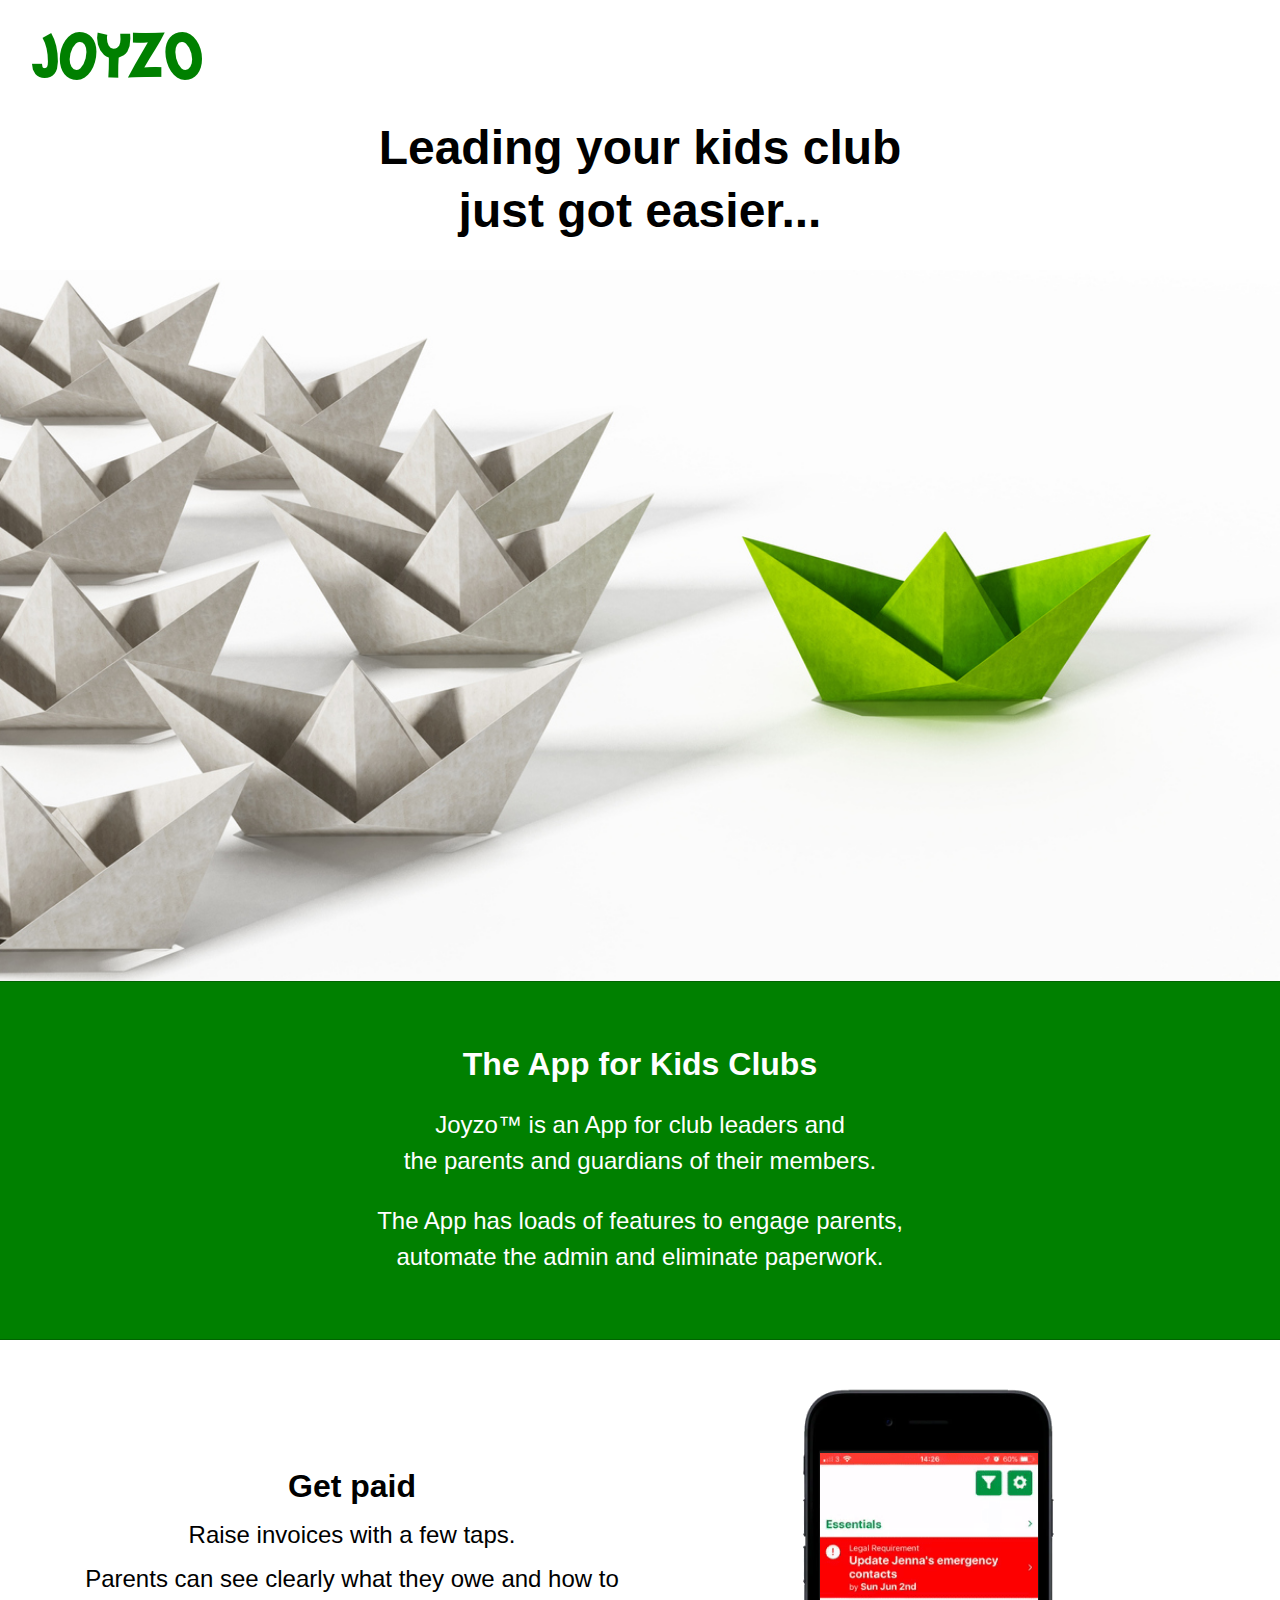
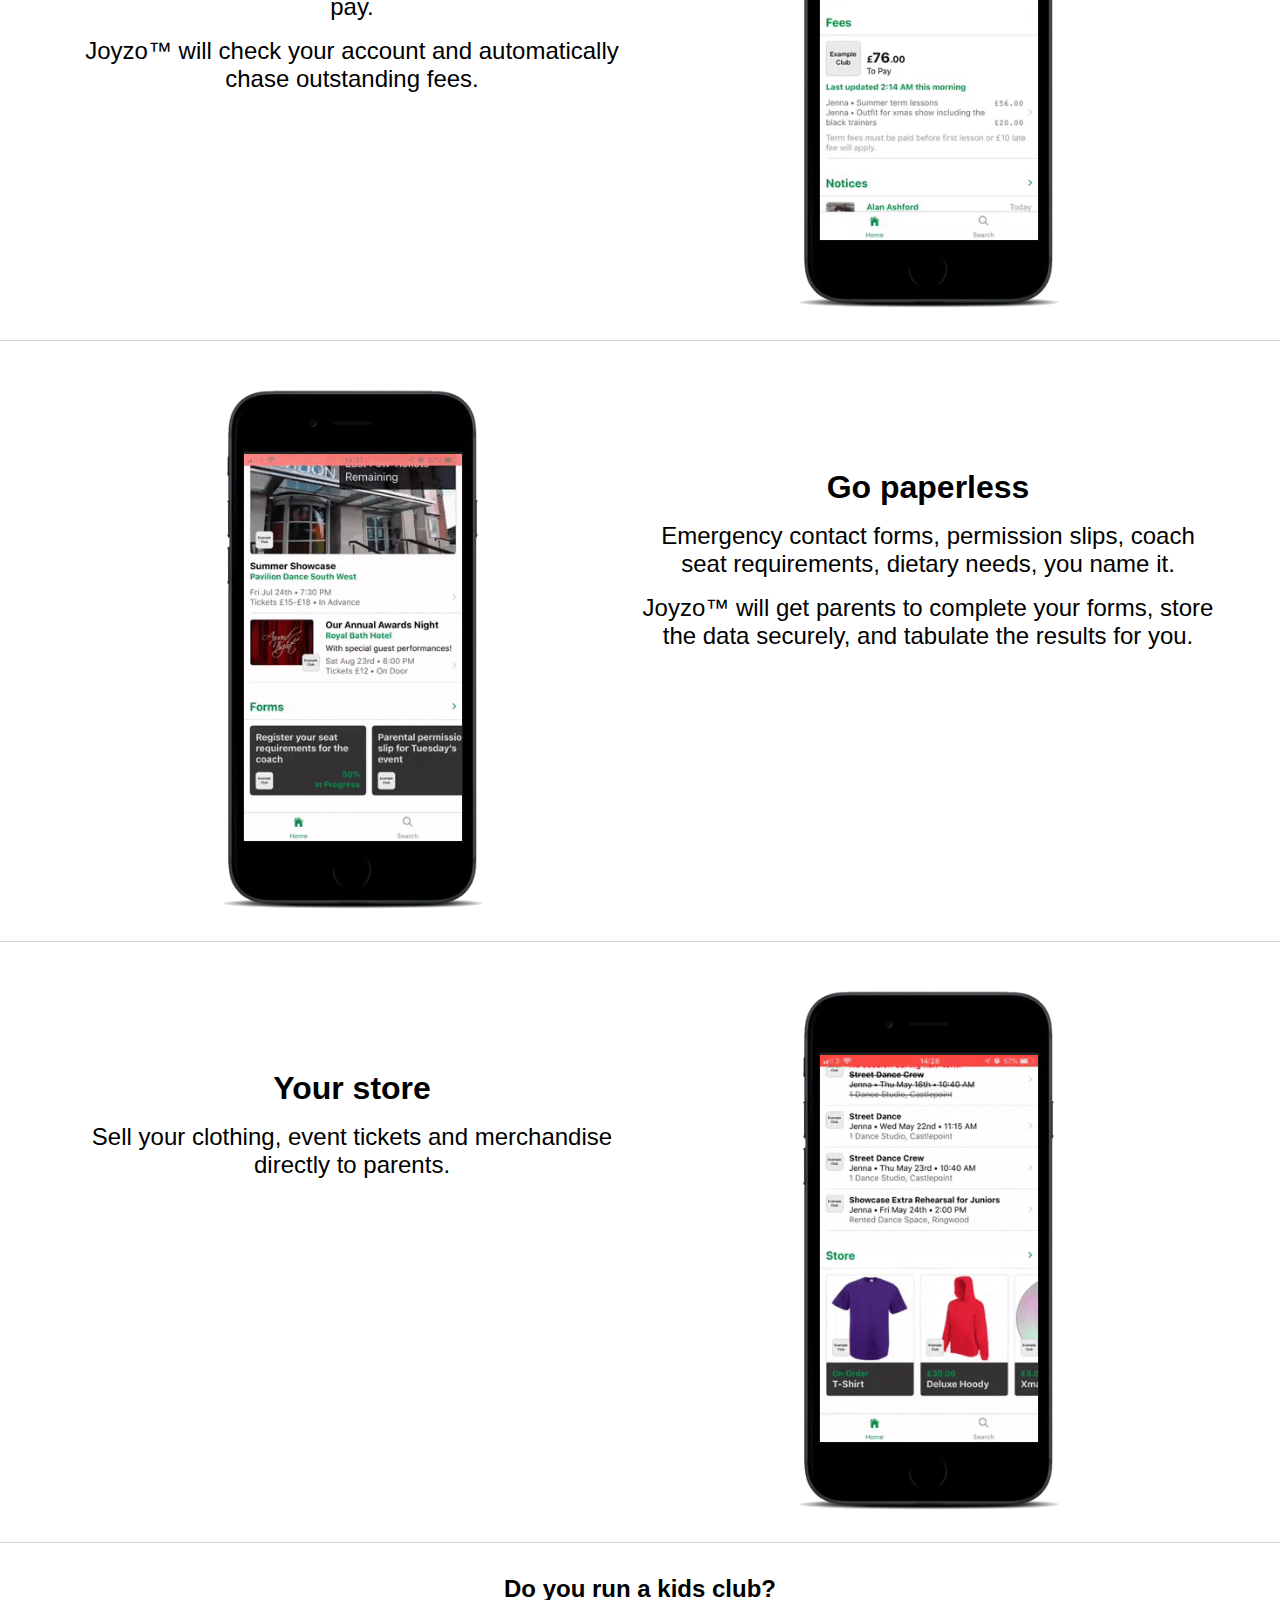
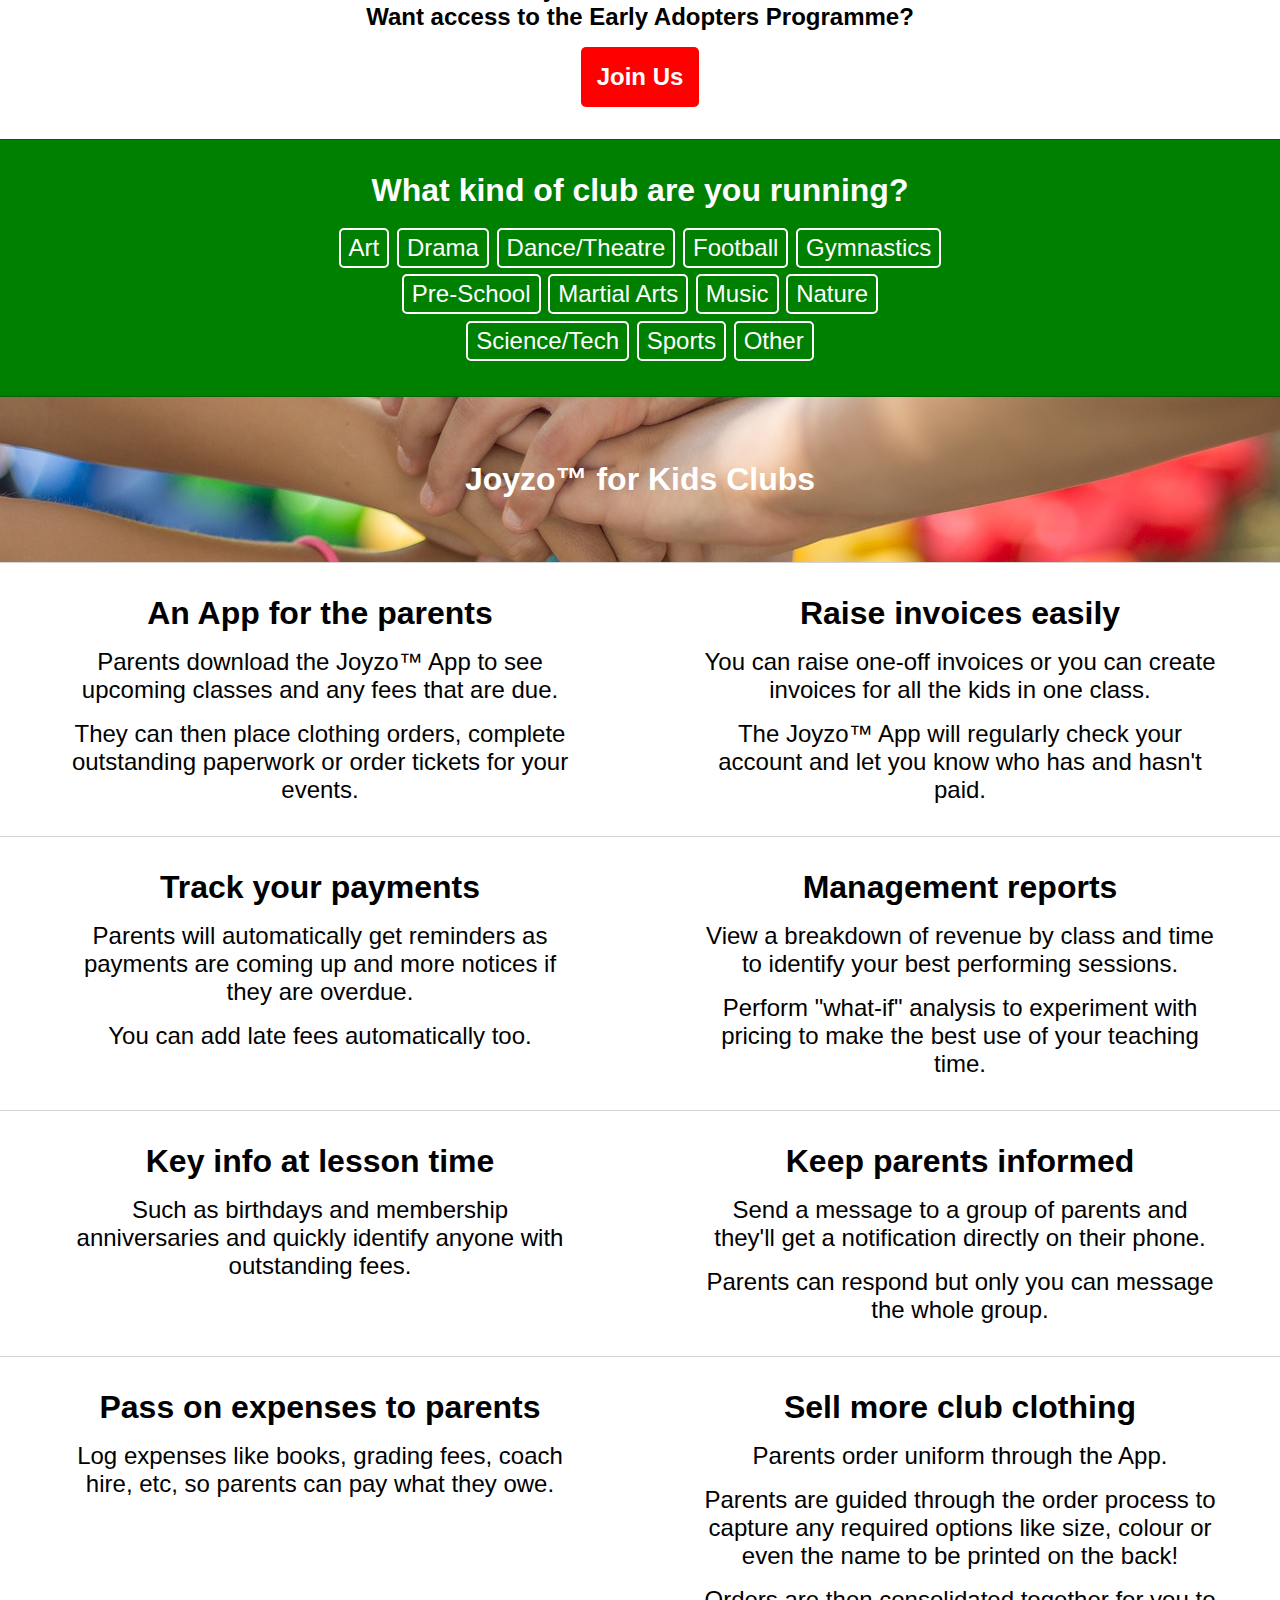
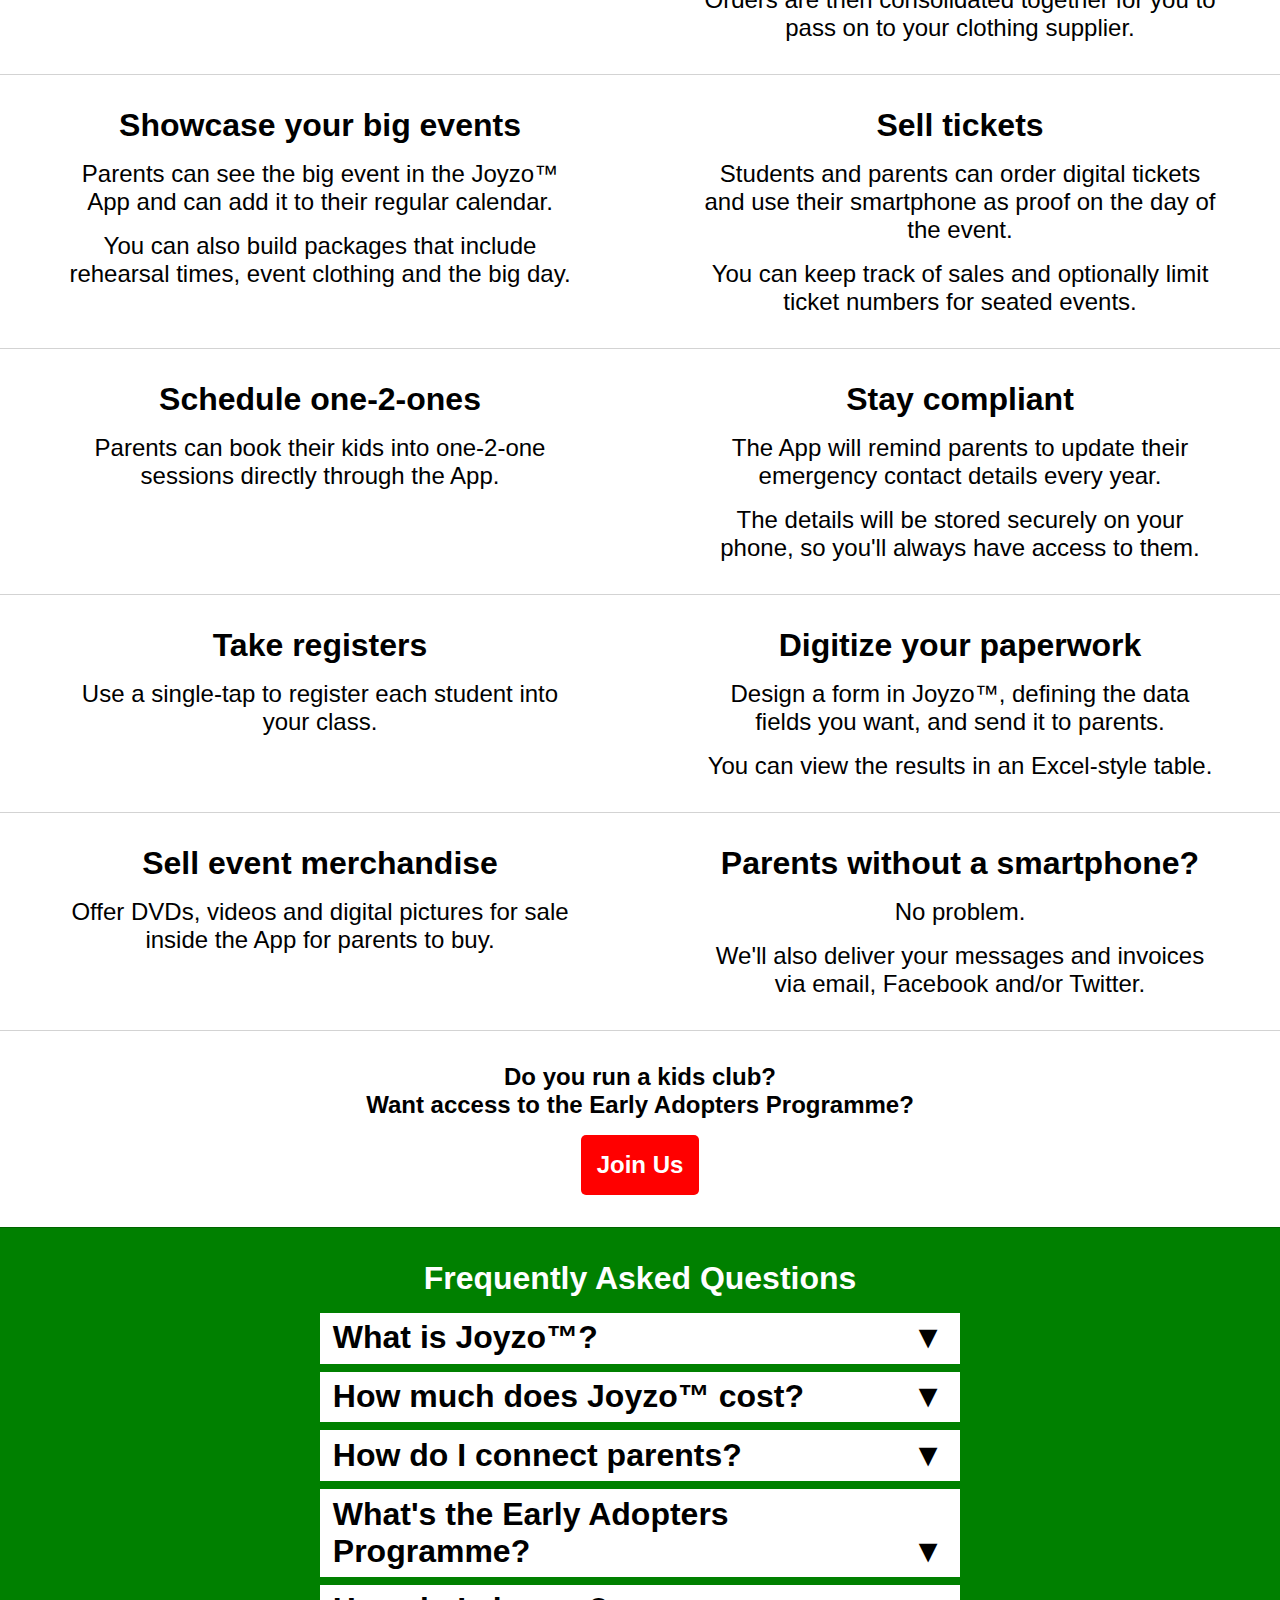
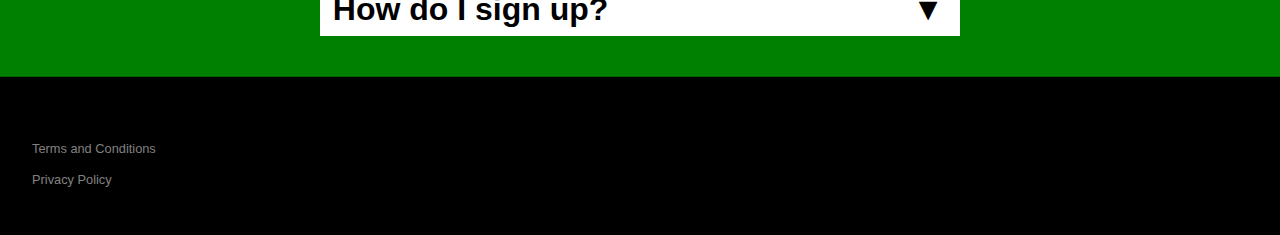
<file: index.html>
<!DOCTYPE html>
<html lang="en">

<head>
  <meta name="viewport" content="width=device-width, initial-scale=1, shrink-to-fit=no">
  <meta charset="utf-8">
  <meta http-equiv="Content-Type" content="text/html; charset=ISO-8859-1">
  <meta http-equiv="X-UA-Compatible" content="IE=edge">

  <title>Joyzo</title>

  <!-- favicons -->
  <link rel="apple-touch-icon" sizes="180x180" href="favicons/apple-touch-icon.png">
  <link rel="icon" type="image/png" sizes="32x32" href="favicons/favicon-32x32.png">
  <link rel="icon" type="image/png" sizes="16x16" href="favicons/favicon-16x16.png">
  <link rel="manifest" href="favicons/site.webmanifest">
  <link rel="mask-icon" href="favicons/safari-pinned-tab.svg" color="#008000">
  <link rel="shortcut icon" href="favicons/favicon.ico">
  <meta name="msapplication-TileColor" content="#00a300">
  <meta name="msapplication-config" content="favicons/browserconfig.xml">
  <meta name="theme-color" content="#ffffff">

  <!-- css -->
  <link href="css/reset.css" rel="stylesheet">

  <style>
    html {
      font-family: 'Helvetica Neue', Helvetica, Arial, sans-serif;
      color: black;
    }

    h1,
    h2 {
      font-weight: 700;
      font-size: 1.5rem;
      text-align: center;
    }

    h3 {
      font-weight: 700;
      font-size: 1rem;
    }

    *.alt {
      color: white;
    }

    br.media-br {
      display: none;
    }

    nav {
      flex: 0;
      display: flex;
      flex-direction: row;
      padding: 1rem 1rem 0.5rem 1rem;
      align-items: center;
    }

    nav .logo {
      flex: 0;
      text-align: left;
      display: block;
      width: 8rem;
    }

    nav .signin {
      flex: 1;
      text-align: right;
      cursor: not-allowed;
      display: none;
    }

    nav .signin a {
      padding: 0.5rem 1rem;
      background-color: green;
      color: white;
      border-radius: 5px;
      text-decoration: none;
    }

    .call-to-action {
      background-color: white;
      padding: 2rem;
      display: flex;
      flex-direction: row;
      flex-wrap: wrap;
    }

    .call-to-action div {
      width: 100%;
      text-align: center;
    }

    .call-to-action p {
      color: black;
      font-weight: 700;
      font-size: 1.5rem;
    }

    .call-to-action .cta-button {
      padding: 1rem;
      background-color: red;
      cursor: pointer;
      display: inline-block;
      width: auto;
      margin-top: 1rem;
      border-radius: 5px;
    }

    .call-to-action .cta-button a {
      font-weight: 700;
      font-size: 1.5rem;
      color: white;
      text-decoration: none;
    }

    header .messaging-1 {
      font-weight: 700;
      text-align: center;
      margin: 2rem auto 0 auto;
    }

    header .messaging-2 {
      font-weight: 700;
      text-align: center;
      margin: 0.5rem auto 2rem auto;
    }

    header img {
      width: 100%;
      object-fit: cover;
      object-position: top center;
      display: block;
    }

    section {
      border-bottom: 0.5px solid lightgrey;
    }

    .intro {
      background-color: green;
      border-top: 1px solid darkgreen;
      border-bottom: 1px solid darkgreen;
      padding: 4rem 0.5rem;
    }

    .intro p {
      color: white;
      text-align: center;
      margin-top: 1.5rem;
      line-height: 1.5em;
    }

    .choice {
      background-color: green;
      border-top: 1px solid darkgreen;
      border-bottom: 1px solid darkgreen;
      padding: 2rem 0.5rem;
    }

    .choice p {
      text-align: center;
      font-weight: 700;
      color: white;
    }

    .choice .buttons {
      text-align: center;
      max-width: 40rem;
      margin: 1rem auto 0 auto;
    }

    .choice button {
      background-color: green;
      color: white;
      padding: 0.25rem 0.5rem;
      margin: 0.2rem 0.1rem;
      border: 2px solid white;
      border-radius: 5px;
      cursor: pointer;
      font-size: 1rem;
      transition: background-color 0.15s linear, color 0.15s linear;
    }

    .choice button.active {
      background-color: white;
      color: green;
    }

    .club {
      padding: 2rem 0.5rem;
      background-image: url('img/other.jpg');
      background-size: cover;
      background-repeat: no-repeat;
      background-position: center center;
      transition: background-image 0.2s ease-in-out;
    }

    body.art .club {
      background-image: url('img/art.jpg');
    }

    body.dance .club {
      background-image: url('img/dance.jpg');
    }

    body.drama .club {
      background-image: url('img/drama.jpg');
    }

    body.football .club {
      background-image: url('img/football.jpg');
    }

    body.gymnastics .club {
      background-image: url('img/gymnastics.jpg');
    }

    body.infant .club {
      background-image: url('img/infant.jpg');
    }

    body.martial .club {
      background-image: url('img/martial.jpg');
    }

    body.music .club {
      background-image: url('img/music.jpg');
    }

    body.nature .club {
      background-image: url('img/nature.jpg');
    }

    body.science .club {
      background-image: url('img/science.jpg');
    }

    body.sports .club {
      background-image: url('img/sports.jpg');
    }

    .club p {
      color: white;
      font-weight: 700;
      font-size: 2rem;
      text-align: center;
      display: none;
    }

    .club h2 {
      display: none;
    }

    .minor-features {
      display: flex;
      flex-direction: row;
      flex-wrap: wrap;
    }

    .feature {
      font-size: 1rem;
      padding: 2rem 0.5rem;
      width: 100%;
    }

    .feature h2 {
      display: none;
    }

    .feature p {
      display: none;
      text-align: center;
      margin-top: 1rem;
    }

    .feature .iphone-wrap {
      position: relative;
      width: 266px;
      height: 520px;
      margin: 1rem auto 0 auto;
      background-image: url('img/iphone.png')
    }

    .feature .iphone-wrap img {
      position: absolute;
      left: 9.5%;
      top: 12.5%;
      width: 82%;
      height: 74.5%;
    }

    /* full list: art drama dance football gymnastics infant martial music nature science sports other */
    body.art .art,
    body.drama .drama,
    body.dance .dance,
    body.football .football,
    body.gymnastics .gymnastics,
    body.infant .infant,
    body.martial .martial,
    body.music .music,
    body.nature .nature,
    body.science .science,
    body.sports .sports,
    body.other .other,
    body.all .all {
      display: block;
    }

    .faq {
      background-color: green;
      border-top: 1px solid darkgreen;
      border-bottom: 1px solid darkgreen;
      display: flex;
      flex-direction: column;
      align-items: center;
      padding: 2rem 0;
    }

    .faq .questions {
      margin-top: 1rem;
    }

    .question {
      width: 100%;
      max-width: 40rem;
      position: relative;
      margin-bottom: 0.5rem;
    }

    .question h3 {
      cursor: pointer;
      background-color: white;
      padding: 0.4rem 2.5rem 0.4rem 0.8rem;
    }

    .question h3::after {
      content: '▼';
      position: absolute;
      right: 1rem;
    }

    .question h3.show::after {
      content: '▲';
      position: absolute;
      right: 1rem;
    }

    .question label {
      font-size: 1rem;
      display: block;
    }

    .question input {
      font-size: 1rem;
      display: block;
      padding: 0.5rem;
      width: 5rem;
      margin-top: 0.4rem;
      border: none;
      border-radius: 5px;
    }

    .question .answer {
      background-color: lightgrey;
      overflow: hidden;
      max-height: 0;
      transition: max-height 0.15s linear;
      border-top: 1px solid white;
    }

    .question .answer.show {
      max-height: 30rem;
    }

    .question .answer p {
      margin: 1rem;
    }

    .question #annual-cost-amount {
      font-size: 2rem;
    }

    footer {
      background-color: black;
      color: grey;
      font-size: 0.8rem;
      padding: 3rem 0.5rem;
    }

    footer a {
      text-decoration: none;
      color: grey;
    }

    footer a:hover {
      text-decoration: underline;
    }

    footer .feature-link {
      font-size: 1.2rem;
    }

    footer ul li {
      margin-top: 1rem;
    }

    @media (min-width: 350px) {

      header .messaging-1,
      header .messaging-2,
      .choice p {
        font-size: 1.25rem;
      }
    }

    @media (min-width: 510px) {
      nav .logo {
        width: 10rem;
      }

      nav {
        padding: 2rem 2rem 0.5rem 2rem;
      }

      header .messaging-1,
      header .messaging-2,
      .choice p {
        font-size: 1.5rem;
      }

      br.media-br {
        display: inline-block;
      }

      .feature {
        padding: 2rem 2rem;
      }

      footer {
        padding: 3rem 2rem;
      }
    }

    @media (min-width: 600px) {
      .minor-features .feature {
        width: 50%;
      }

      .major-features .feature {
        display: flex;
        flex-direction: row;
        flex-wrap: wrap;
      }

      .major-features .feature.reverse {
        flex-direction: row-reverse;
      }

      .major-features .feature .feature-text {
        width: 50%;
        padding-top: 6rem;
      }

      .major-features .feature .feature-image {
        width: 50%;
      }
    }

    @media (min-width: 700px) {
      h3 {
        font-size: 1.5rem;
      }

      p {
        font-size: 1.25rem;
      }

      nav .logo {
        width: 12rem;
      }

      header .messaging-1,
      header .messaging-2 {
        font-size: 2rem;
      }

      .club {
        padding: 4rem 0;
      }

      .choice button {
        font-size: 1.25rem;
      }

      .feature {
        padding: 2rem 3rem;
      }
    }

    @media (min-width: 1000px) {

      h1,
      h2,
      h3 {
        font-size: 2rem;
      }

      p {
        font-size: 1.5rem;
      }

      header .messaging-1,
      header .messaging-2 {
        font-size: 3rem;
      }

      .choice p {
        font-size: 2rem;
      }

      .choice button {
        font-size: 1.5rem;
      }

      .feature {
        padding: 2rem 4rem;
      }
    }
  </style>
</head>

<body class="other all" onload="handleLoad()">
  <nav>
    <img class="logo" src="img/joyzo-logo.png" alt="Joyzo" />
    <div class="signin"><a href="javascript:alert('Coming soon');">Sign In</a></div>
  </nav>
  <header>
    <p class='messaging-1'>Leading your kids club</p>
    <p class='messaging-2'>just got easier...</p>
    <img src="img/hero.jpg" />
  </header>
  <section class="intro">
    <h1 class="alt">The App for Kids Clubs</h1>
    <p>Joyzo&trade; is an App for club leaders and <br class="media-br" />
      the parents and guardians of their members.</p>
    <p>The App has loads of features to engage parents, <br class="media-br" />
      automate the admin and eliminate paperwork.</p>
  </section>
  <div class="major-features">
    <section class="feature">
      <div class="feature-text">
        <h2 class="all">Get paid</h2>
        <p class="all">Raise invoices with a few taps.</p>
        <p class="all">Parents can see clearly what they owe and how to pay.</p>
        <p class="all">Joyzo&trade; will check your account and automatically chase outstanding fees.</p>
      </div>
      <div class="feature-image">
        <div class="iphone-wrap">
          <img src="img/app-fees.gif" />
        </div>
      </div>
    </section>
    <section class="feature reverse">
      <div class="feature-text">
        <h2 class="all">Go paperless</h2>
        <p class="all">Emergency contact forms, permission slips, coach seat requirements, dietary needs, you name it.
        </p>
        <p class="all">Joyzo&trade; will get parents to complete your forms, store the data securely, and tabulate
          the results for you.
        </p>
      </div>
      <div class="feature-image">
        <div class="iphone-wrap">
          <img src="img/app-forms.gif" />
        </div>
      </div>
    </section>
    <section class="feature">
      <div class="feature-text">
        <h2 class="all">Your store</h2>
        <p class="all">Sell your clothing, event tickets and merchandise directly to parents.</p>
      </div>
      <div class="feature-image">
        <div class="iphone-wrap">
          <img src="img/app-store.gif" />
        </div>
      </div>
    </section>
  </div>
  <div class="call-to-action">
    <div>
      <p>Do you run a kids club?<br />Want access to the Early Adopters Programme?</p>
    </div>
    <div>
      <div class="cta-button">
        <a href="contact.html">Join Us</a>
      </div>
    </div>
  </div>
  <section class="choice">
    <p>What kind of club are you running?</p>
    <div class="buttons">
      <button onclick="selectClubType(this, 'art')">Art</button>
      <button onclick="selectClubType(this, 'drama')">Drama</button>
      <button onclick="selectClubType(this, 'dance')">Dance/Theatre</button>
      <button onclick="selectClubType(this, 'football')">Football</button>
      <button onclick="selectClubType(this, 'gymnastics')">Gymnastics</button>
      <button onclick="selectClubType(this, 'infant')">Pre-School</button>
      <button onclick="selectClubType(this, 'martial')">Martial Arts</button>
      <button onclick="selectClubType(this, 'music')">Music</button>
      <button onclick="selectClubType(this, 'nature')">Nature</button>
      <button onclick="selectClubType(this, 'science')">Science/Tech</button>
      <button onclick="selectClubType(this, 'sports')">Sports</button>
      <button onclick="selectClubType(this, 'other')">Other</button>
    </div>
  </section>
  <section class="club">
    <h2 class="alt art">Joyzo&trade; for Arts and Crafts Clubs</h2>
    <h2 class="alt dance">Joyzo&trade; for Dance Crews and Dance Academies</h2>
    <h2 class="alt drama">Joyzo&trade; for Drama and Theatre Academies</h2>
    <h2 class="alt football">Joyzo&trade; for Football Clubs</h2>
    <h2 class="alt gymnastics">Joyzo&trade; for Gymnastics Clubs</h2>
    <h2 class="alt infant">Joyzo&trade; for Preschool Clubs</h2>
    <h2 class="alt martial">Joyzo&trade; for Martial Arts Academies</h2>
    <h2 class="alt music">Joyzo&trade; for Orchestras, Bands, Choirs and Music Teachers</h2>
    <h2 class="alt nature">Joyzo&trade; for Nature Clubs</h2>
    <h2 class="alt science">Joyzo&trade; for Science and Technology Clubs</h2>
    <h2 class="alt sports">Joyzo&trade; for Sports Clubs</h2>
    <h2 class="alt other">Joyzo&trade; for Kids Clubs</h2>
  </section>
  <div class="minor-features">
    <section class="feature">
      <h2 class="scroll-marker all">An App for the parents</h2>
      <p class="all">Parents download the Joyzo&trade; App to see upcoming classes and any fees that are due.</p>
      <p class="all">They can then place clothing orders, complete outstanding paperwork or order tickets for your
        events.
      </p>
    </section>
    <section class="feature">
      <h2 class="all">Raise invoices easily</h2>
      <p class="all">You can raise one-off invoices or you can create invoices for all the kids in one class.</p>
      <p class="all">The Joyzo&trade; App will regularly check your account and let you know who has and hasn't paid.</p>
    </section>
    <section class="feature">
      <h2 class="all">Track your payments</h2>
      <p class="all">Parents will automatically get reminders as payments are coming up and more notices if they are
        overdue.</p>
      <p class="all">You can add late fees automatically too.</p>
    </section>
    <section class="feature">
      <h2 class="all">Management reports</h2>
      <p class="all">View a breakdown of revenue by class and time to identify your best performing sessions.</p>
      <p class="all">Perform "what-if" analysis to experiment with pricing to make the best use of your teaching time.
      </p>
    </section>
    <section class="feature">
      <h2 class="all">Key info at lesson time</h2>
      <p class="all">Such as birthdays and membership anniversaries and quickly identify anyone with outstanding fees.
      </p>
    </section>
    <section class="feature">
      <h2 class="all">Keep parents informed</h2>
      <p class="all">Send a message to a group of parents and they'll get a notification directly on their phone.</p>
      <p class="all">Parents can respond but only you can message the whole group.</p>
    </section>
    <section class="feature">
      <h2 class="all">Pass on expenses to parents</h2>
      <p class="all">Log expenses like books, grading fees, coach hire, etc, so parents can pay what they owe.</p>
    </section>
    <section class="feature">
      <h2 class="all">Sell more club clothing</h2>
      <p class="dance">Whether it's grade 5 tap shoes or crisp white trainers, parents order your clothing through the
        App.
        <p class="football">Parents can order team shirts, hoodies and other kit you sell directly through the App.
          <p class="art drama gymnastics infant martial music nature science sports other">Parents order uniform through
            the App.</p>
          <p class="all">Parents are guided through the order process to capture any required options like size, colour
            or
            even the name to be printed on the back!</p>
          <p class="all">Orders are then consolidated together for you to pass on to your clothing supplier.</p>
        </p>
    </section>
    <section class="feature">
      <h2 class="all">Showcase your big events</h2>
      <p class="all">Parents can see the big event in the Joyzo&trade; App and can add it to their regular calendar.</p>
      <p class="all">You can also build packages that include rehearsal times, event clothing and the big day.</p>
    </section>
    <section class="feature">
      <h2 class="all">Sell tickets</h2>
      <p class="all">Students and parents can order digital tickets and use their smartphone as proof on the day of the
        event.</p>
      <p class="all">You can keep track of sales and optionally limit ticket numbers for seated events.</p>
    </section>
    <section class="feature">
      <h2 class="all">Schedule one-2-ones</h2>
      <p class="all">Parents can book their kids into one-2-one sessions directly through the App.</p>
    </section>
    <section class="feature">
      <h2 class="all">Stay compliant</h2>
      <p class="all">The App will remind parents to update their emergency contact details every year.</p>
      <p class="all">The details will be stored securely on your phone, so you'll always have access to them.
      </p>
    </section>
    <section class="feature">
      <h2 class="all">Take registers</h2>
      <p class="all">Use a single-tap to register each student into your class.</p>
    </section>
    <section class="feature">
      <h2 class="all">Digitize your paperwork</h2>
      <p class="all">Design a form in Joyzo&trade;, defining the data fields you want, and send it to parents.</p>
      <p class="all">You can view the results in an Excel-style table.
      </p>
    </section>
    <section class="feature">
      <h2 class="all">Sell event merchandise</h2>
      <p class="all">Offer DVDs, videos and digital pictures for sale inside the App for parents to buy.
      </p>
    </section>
    <section class="feature">
      <h2 class="all">Parents without a smartphone?</h2>
      <p class="all">No problem.</p>
      <p class="all">We'll also deliver your messages and invoices via email, Facebook and/or Twitter.</p>
    </section>
  </div>
  <div class="call-to-action">
    <div>
      <p>Do you run a kids club?<br />Want access to the Early Adopters Programme?</p>
    </div>
    <div>
      <div class="cta-button">
        <a href="contact.html">Join Us</a>
      </div>
    </div>
  </div>
  <section class="faq">
    <h2 class="alt">Frequently Asked Questions</h2>
    <div class="questions">
      <div class="question">
        <h3 onclick="toggleQuestion(this)">What is Joyzo&trade;?</h3>
        <div class="answer">
          <p>Joyzo&trade; is an App for connecting club leaders with parents and students.</p>
          <p>It makes it easy for club leaders to collect class fees, handle clothing orders,
            communicate venue changes, advertise club events and so much more.</p>
        </div>
      </div>
      <div class="question">
        <h3 onclick="toggleQuestion(this)">How much does Joyzo&trade; cost?</h3>
        <div class="answer">
          <p>We're working hard to make the platform as affordable as possible whether you have 1 student or 1000.
            We'll post definitive pricing soon.
          </p>
          <p>In the meantime, we can give you indicative pricing if you contact us using the <a href="contact.html">Contact Form</a> or by
            emailing us at <a href="mailto:hello@joyzo.com">hello@joyzo.com</a>.</p>
          <p>Let us know how many students you work with and how many weeks of the year you're operational.</p>
          <p>
            <label>How many students do you have?</label>
            <input id="student-count" type="number" min="0" oninput="updateAnnualCost()" />
          </p>
          <p>
            <label>How many weeks do you operate each year?</label>
            <input id="week-count" type="number" min="0" value="42" oninput="updateAnnualCost()" />
          </p>
          <p id='annual-cost-p' style="visibility: hidden">£ <span id='annual-cost-amount'>X</span> per year (incl VAT).
          </p>
          <p id='annual-cost-notes' style="visibility: hidden">The cost is 5.4p per active student per week.
            An active student is one that is scheduled to appear in at least one class during that week.
            Billing is monthly, subject to a minimum of £2 inc VAT.
          </p>
        </div>
      </div>
      <div class="question">
        <h3 onclick="toggleQuestion(this)">How do I connect parents?</h3>
        <div class=" answer">
          <p>You begin by importing your class lists from an Excel file. Or you can just type them in.</p>
          <p>We'll generate an access code for each child for you to hand out.</p>
          <p>Parents then setup their own Joyzo&trade; account and add their kids using the access code.</p>
        </div>
      </div>
      <div class="question">
        <h3 onclick="toggleQuestion(this)">What's the Early Adopters Programme?</h3>
        <div class="answer">
          <p>The early adopters programme is a discounted scheme that gives clubs full access to the platform,
            at a heavily discounted rate, in return for feedback.
          </p>
        </div>
      </div>
      <div class="question">
          <h3 onclick="toggleQuestion(this)">How do I sign up?</h3>
          <div class="answer">
            <p>We're building the product right now, working with clubs to ensure we build an App that meets the unique
              needs of kids clubs.</p>
            <p>If you're running a club and would like to get access to the platform early we'd love to hear from you.
              Please use the <a href="contact.html">Contact Form</a> or email us at <a href="mailto:hello@joyzo.com">hello@joyzo.com</a>.
            </p>
          </div>
        </div>
    </div>
  </section>
  <footer>
    <ul>
      <!-- <li class="feature-link"><a href="contact.html">Contact Us</a></li> -->
      <li><a href="terms-and-conditions.html">Terms and Conditions</a></li>
      <li><a href="privacy-policy.html">Privacy Policy</a></li>
    </ul>
  </footer>
</body>

<script>
  function handleLoad() {
    var urlParams = new URLSearchParams(window.location.search)
    var clubType = (urlParams.get('club') || '').toLocaleLowerCase()

    if (clubType) {
      document.querySelector('body').className = clubType + ' all'

      var buttons = document.querySelectorAll('.choice .buttons button')

      for (var i = 0; i < buttons.length; i++) {
        if (buttons[i].innerText.toLocaleLowerCase().includes(clubType)) {
          buttons[i].classList.add('active')
        }
      }
    }
  }

  function isAnyPartOfElementInViewport(el) {
    const rect = el.getBoundingClientRect()
    const windowHeight = (window.innerHeight || document.documentElement.clientHeight)
    const windowWidth = (window.innerWidth || document.documentElement.clientWidth)

    const vertInView = (rect.top <= windowHeight) && ((rect.top + rect.height) >= 0)
    const horInView = (rect.left <= windowWidth) && ((rect.left + rect.width) >= 0)

    return (vertInView && horInView)
  }

  function selectClubType(button, clubType) {
    document.querySelector('body').className = clubType + ' all'

    var buttons = document.querySelectorAll('.choice .buttons button')

    for (var i = 0; i < buttons.length; i++) {
      buttons[i].classList.remove('active')
    }

    button.classList.add('active')

    var scrollMarker = document.querySelector('.scroll-marker')

    if (!isAnyPartOfElementInViewport(scrollMarker)) {
      scrollMarker.scrollIntoView({ block: 'end', behavior: 'smooth' })
    }
  }

  function toggleQuestion(h3) {
    h3.classList.toggle('show')
    h3.nextElementSibling.classList.toggle('show')
  }

  function updateAnnualCost() {
    try {
      var studentCount = document.getElementById('student-count').value
      var weekCount = document.getElementById('week-count').value
      var cost = Math.ceil(Number(studentCount) * Number(weekCount) * 0.054)

      if (cost > 0) {
        cost = Math.max(cost, 24)
        document.getElementById('annual-cost-amount').innerText = cost.toFixed(0)
      }

      var visibility = cost > 0 ? 'visible' : 'hidden'
      // document.getElementById('annual-cost-p').style.visibility = visibility
      // document.getElementById('annual-cost-notes').style.visibility = visibility
    } catch (err) {
      document.getElementById('annual-cost-p').style.visibility = 'hidden'
      document.getElementById('annual-cost-notes').style.visibility = 'hidden'
    }
  }
</script>

</html>
</file>
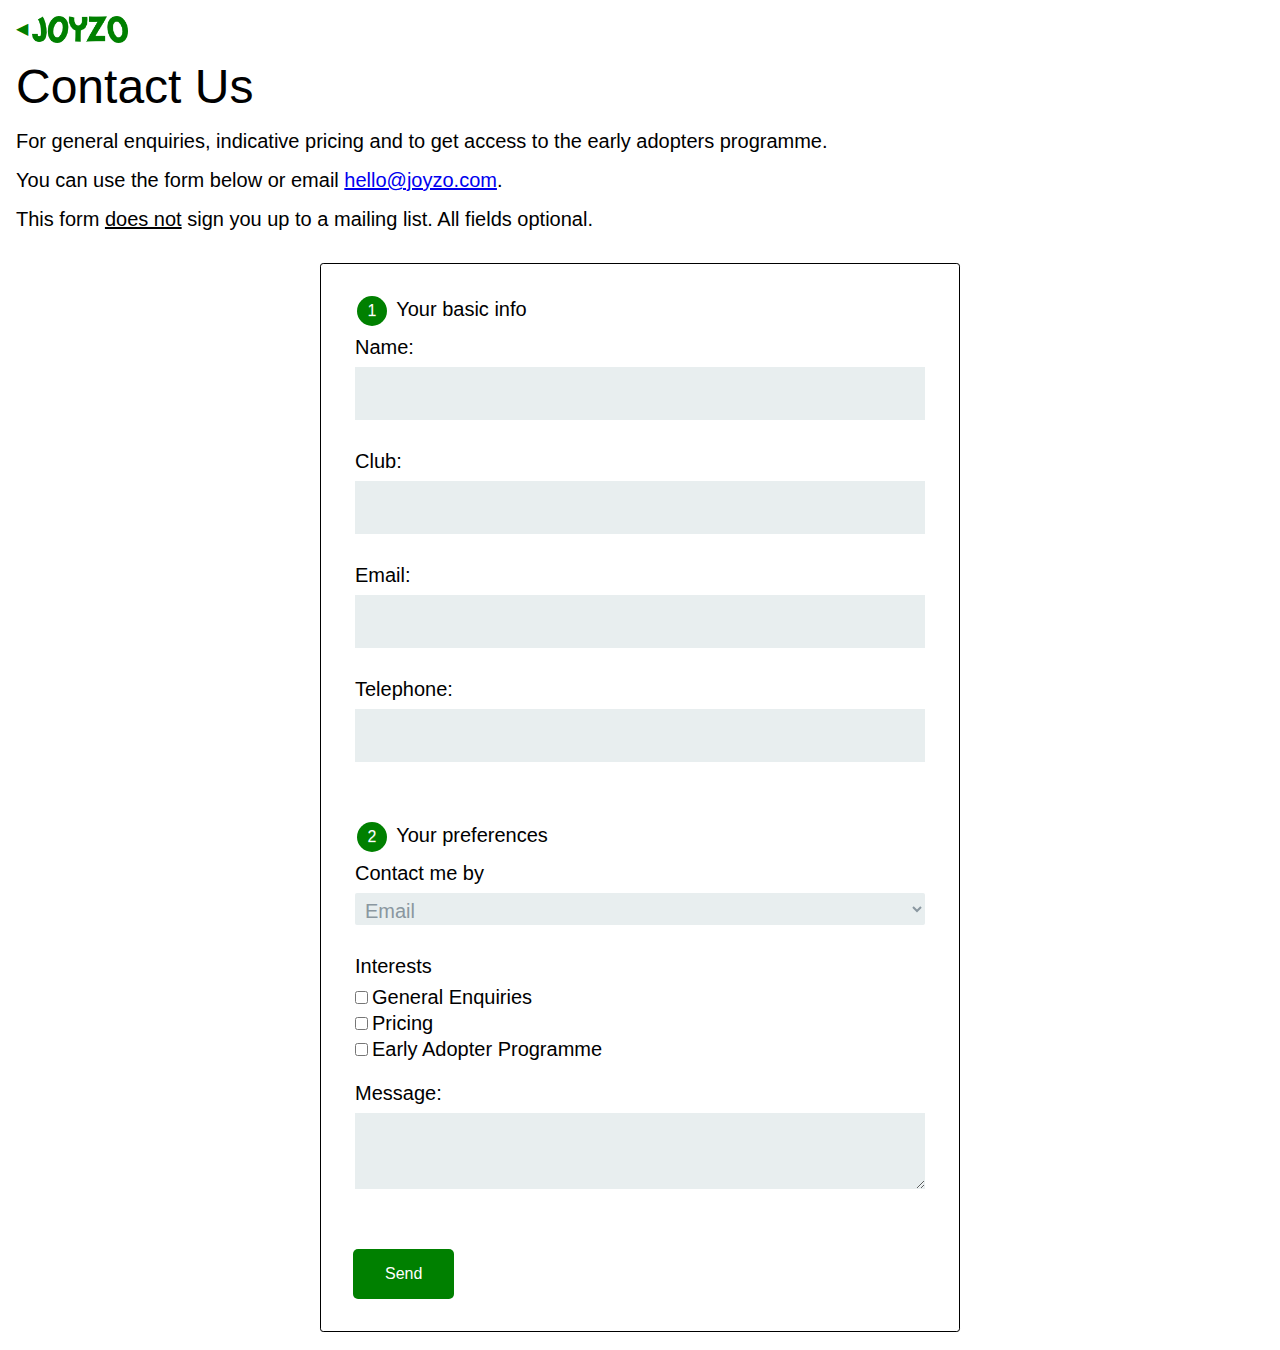
<file: contact.html>
<!DOCTYPE html>
<html lang="en">

<head>
  <meta name="viewport" content="width=device-width, initial-scale=1, shrink-to-fit=no">
  <meta charset="utf-8">
  <meta http-equiv="Content-Type" content="text/html; charset=ISO-8859-1">
  <meta http-equiv="X-UA-Compatible" content="IE=edge">
  <link href="css/reset.css" rel="stylesheet">
  <title>Contact</title>

  <style>
    html {
      font-family: 'Helvetica Neue', Helvetica, Arial, sans-serif;
    }

    body {
      padding: 1rem;
    }

    h1 {
      margin-top: 1rem;
      font-size: 2rem;
    }

    p {
      margin-top: 1rem;
    }

    .back {
      text-decoration: none;
      color: green;
    }

    .logo {
      width: 4rem;
      vertical-align: middle;
    }

    form {
      width: 100%;
      margin: 2rem 0 0 0;
    }

    @media (min-width: 500px) {

      form {
        border: 0.1rem solid black;
        border-radius: 0.2rem;
        max-width: 40rem;
        margin: 2rem auto 0 auto;
        padding: 2rem;
      }
    }

    input[type="text"],
    input[type="password"],
    input[type="date"],
    input[type="datetime"],
    input[type="email"],
    input[type="number"],
    input[type="search"],
    input[type="tel"],
    input[type="time"],
    input[type="url"],
    textarea,
    select {
      display: block;
      border: none;
      font-size: 1rem;
      height: auto;
      margin: 0;
      outline: 0;
      padding: 15px;
      width: 100%;
      background-color: #e8eeef;
      color: #8a97a0;
      margin-bottom: 30px;
      box-sizing: border-box;
    }

    input[type="radio"],
    input[type="checkbox"] {
      margin: 0 4px 8px 0;
    }

    select {
      padding: 6px;
      height: 32px;
      border-radius: 2px;
    }

    button {
      padding: 1rem 2rem;
      color: white;
      background-color: green;
      font-size: 1rem;
      text-align: center;
      font-style: normal;
      border-radius: 5px;
      border: none;
    }

    fieldset {
      margin-bottom: 30px;
      border: none;
      padding: 0;
    }

    legend {
      font-size: 1.2rem;
      margin-bottom: 10px;
    }

    label {
      display: block;
      margin-bottom: 8px;
    }

    label.light {
      font-weight: 300;
      display: inline;
    }

    .number {
      background-color: green;
      color: white;
      height: 30px;
      width: 30px;
      display: inline-block;
      font-size: 1rem;
      margin-right: 4px;
      line-height: 30px;
      text-align: center;
      text-shadow: 0 1px 0 rgba(255, 255, 255, 0.2);
      border-radius: 100%;
    }

    @media (min-width: 700px) {
      p, label, legend {
        font-size: 1.25rem;
      }

      h1 {
        font-size: 3rem;
      }

      .logo {
        width: 6rem;
      }

      input[type="text"],
      input[type="password"],
      input[type="date"],
      input[type="datetime"],
      input[type="email"],
      input[type="number"],
      input[type="search"],
      input[type="tel"],
      input[type="time"],
      input[type="url"],
      textarea,
      select {
        font-size: 1.25rem;
      }
    }
  </style>
</head>

<body>
  <a href="index.html" class="back">&#9664; <img class="logo" src="img/joyzo-logo.png" alt="Joyzo" /></a>
  <h1>Contact Us</h1>
  <p>For general enquiries, indicative pricing and to get access to the early adopters programme.</p>
  <p>You can use the form below or email <a href="mailto:hello@joyzo.com">hello@joyzo.com</a>.</p>
  <p>This form <u>does not</u> sign you up to a mailing list.  All fields optional.</p>

  <form action="https://formspree.io/hello@joyzo.com" method="post">
    <fieldset>
      <legend><span class="number">1</span> Your basic info</legend>
      <label for="name">Name:</label>
      <input type="text" id="name" name="name">

      <label for="club">Club:</label>
      <input type="text" id="club" name="club">

      <label for="email">Email:</label>
      <input type="email" id="email" name="email">

      <label for="tel">Telephone:</label>
      <input type="tel" id="tel" name="tel">
    </fieldset>

    <fieldset>
      <legend><span class="number">2</span> Your preferences</legend>

      <label for="contact_pref">Contact me by</label>
      <select id="contact_pref" name="contact_pref">
        <option value="email">Email</option>
        <option value="phone">Phone</option>
        <option value="email_or_phone">Email or Phone</option>
      </select>

      <label>Interests</label>
      <input type="checkbox" id="general" value="general" name="general"><label class="light"
        for="interests">General Enquiries</label><br>
      <input type="checkbox" id="pricing" value="pricing" name="pricing"><label class="light"
        for="interests">Pricing</label><br>
      <input type="checkbox" id="eap" value="eap" name="eap"><label class="light"
        for="interests">Early Adopter Programme</label><br>
      <br />

      <label for="message">Message:</label>
      <textarea id="message" name="message"></textarea>
    </fieldset>

    <button type="submit">Send</button>
  </form>
</body>

</html>
</file>
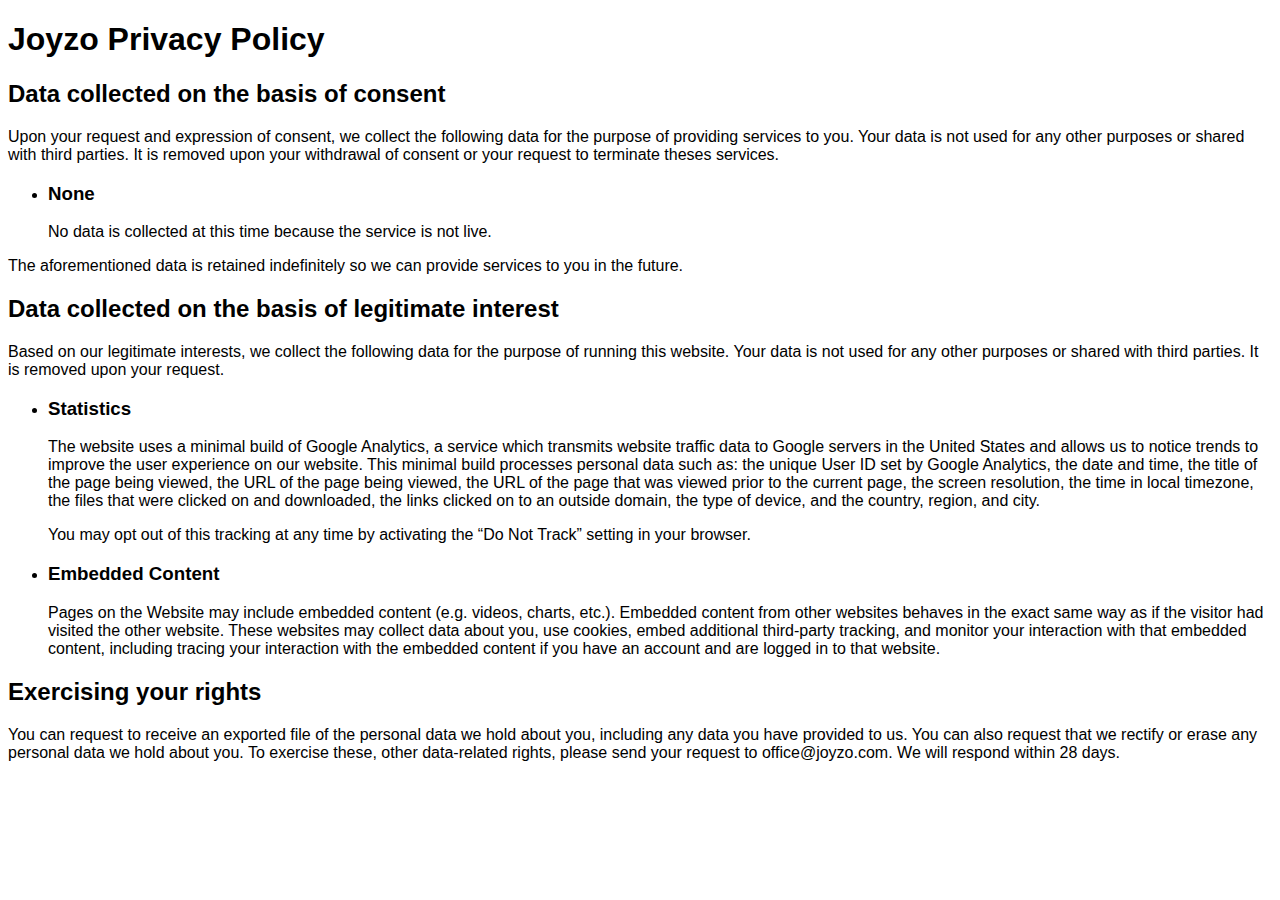
<file: privacy-policy.html>
<!DOCTYPE html>
<html lang="en">

<head>
  <meta name="viewport" content="width=device-width, initial-scale=1, shrink-to-fit=no">
  <meta charset="utf-8">
  <meta http-equiv="Content-Type" content="text/html; charset=ISO-8859-1">
  <meta http-equiv="X-UA-Compatible" content="IE=edge">
  <title>Privacy Policy</title>
</head>

<style>
  html {
    font-family: 'Helvetica Neue', Helvetica, Arial, sans-serif;
  }
</style>
</head>

<body>
  <header>
    <h1>Joyzo Privacy Policy</h1>
  </header>
  <section>
    <h2>Data collected on the basis of consent</h2>
    <p>Upon your request and expression of consent, we collect the following data for the purpose of providing services
      to you. Your data is not used for any other purposes or shared with third parties. It is removed upon your
      withdrawal of consent or your request to terminate theses services.
    </p>
    <ul>
      <li>
        <h3>None</h3>
        <p>No data is collected at this time because the service is not live.</p>
      </li>
    </ul>
    <p>The aforementioned data is retained indefinitely so we can provide services to you in the future.</p>
  </section>
  <section>
    <h2>Data collected on the basis of legitimate interest</h2>
    <p>Based on our legitimate interests, we collect the following data for the purpose of running this website. Your
      data is not used for any other purposes or shared with third parties. It is removed upon your request.</p>
    <ul>
      <li>
        <h3>Statistics</h3>
        <p>The website uses a minimal build of Google Analytics, a service which transmits website traffic data to
          Google servers in the United States and allows us to notice trends to improve the user experience on our
          website. This minimal build processes personal data such as: the unique User ID set by Google Analytics, the
          date and time, the title of the page being viewed, the URL of the page being viewed, the URL of the page that
          was viewed prior to the current page, the screen resolution, the time in local timezone, the files that were
          clicked on and downloaded, the links clicked on to an outside domain, the type of device, and the country,
          region, and city.
        </p>
        <p>You may opt out of this tracking at any time by activating the “Do Not Track” setting in your browser.
        </p>
      </li>
      <li>
        <h3>Embedded Content</h3>
        <p>Pages on the Website may include embedded content (e.g. videos, charts, etc.). Embedded content from other
          websites behaves in the exact same way as if the visitor had visited the other website. These websites may
          collect data about you, use cookies, embed additional third-party tracking, and monitor your interaction with
          that embedded content, including tracing your interaction with the embedded content if you have an account and
          are logged in to that website.
        </p>
      </li>
    </ul>
  </section>
  <section>
    <h2>Exercising your rights</h2>
    <p>You can request to receive an exported file of the personal data we hold about you, including any data you have
      provided to us. You can also request that we rectify or erase any personal data we hold about you. To exercise
      these, other data-related rights, please send your request to office@joyzo.com. We will respond within 28 days.
    </p>
  </section>
</body>

</html>
</file>
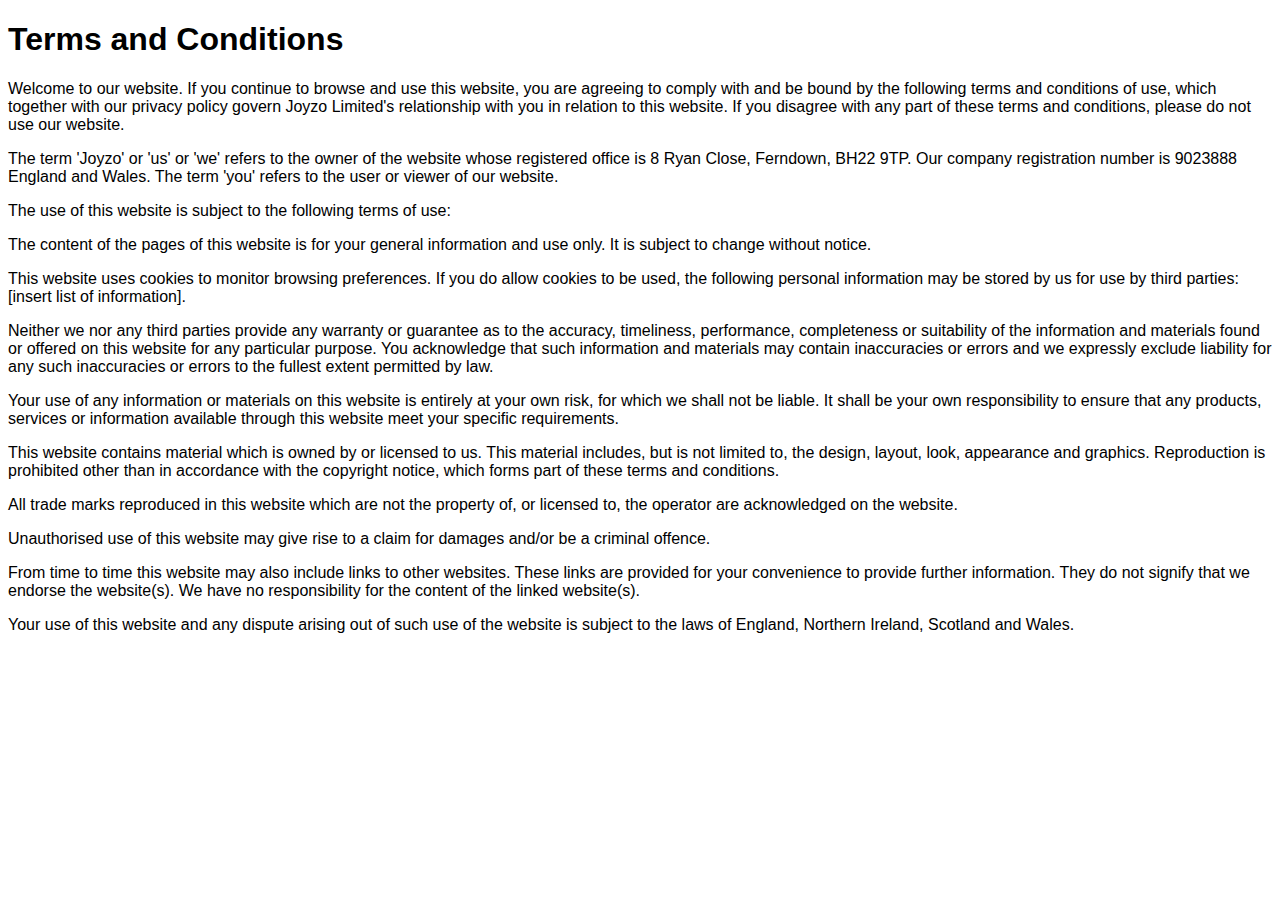
<file: terms-and-conditions.html>
<!DOCTYPE html>
<html lang="en">

<head>
  <meta name="viewport" content="width=device-width, initial-scale=1, shrink-to-fit=no">
  <meta charset="utf-8">
  <meta http-equiv="Content-Type" content="text/html; charset=ISO-8859-1">
  <meta http-equiv="X-UA-Compatible" content="IE=edge">
  <title>Terms and Conditions</title>
</head>

<style>
  html {
    font-family: 'Helvetica Neue', Helvetica, Arial, sans-serif;
  }
</style>
</head>

<body>
  <header>
    <h1>Terms and Conditions</h1>
  </header>
  <section>
    <p>Welcome to our website. If you continue to browse and use this website, you are agreeing to comply with and be
      bound by the following terms and conditions of use, which together with our privacy policy govern Joyzo Limited's
      relationship with you in relation to this website. If you disagree with any part of these terms and
      conditions, please do not use our website.</p>
    <p>The term 'Joyzo' or 'us' or 'we' refers to the owner of the website whose registered office is
      8 Ryan Close, Ferndown, BH22 9TP. Our company registration number is 9023888 England and Wales. The term
      'you' refers to the user or viewer of our website.</p>
    <p>The use of this website is subject to the following terms of use:</p>
    <p>The content of the pages of this website is for your general information and use only. It is subject to change
      without notice.</p>
    <p>This website uses cookies to monitor browsing preferences. If you do allow cookies to be used, the following
      personal information may be stored by us for use by third parties: [insert list of information].</p>
    <p>Neither we nor any third parties provide any warranty or guarantee as to the accuracy, timeliness, performance,
      completeness or suitability of the information and materials found or offered on this website for any particular
      purpose. You acknowledge that such information and materials may contain inaccuracies or errors and we expressly
      exclude liability for any such inaccuracies or errors to the fullest extent permitted by law.</p>
    <p>Your use of any information or materials on this website is entirely at your own risk, for which we shall not be
      liable. It shall be your own responsibility to ensure that any products, services or information available through
      this website meet your specific requirements.</p>
    <p>This website contains material which is owned by or licensed to us. This material includes, but is not limited
      to, the design, layout, look, appearance and graphics. Reproduction is prohibited other than in accordance with
      the copyright notice, which forms part of these terms and conditions.</p>
    <p>All trade marks reproduced in this website which are not the property of, or licensed to, the operator are
      acknowledged on the website.</p>
    <p>Unauthorised use of this website may give rise to a claim for damages and/or be a criminal offence.</p>
    <p>From time to time this website may also include links to other websites. These links are provided for your
      convenience to provide further information. They do not signify that we endorse the website(s). We have no
      responsibility for the content of the linked website(s).</p>
    <p>Your use of this website and any dispute arising out of such use of the website is subject to the laws of
      England, Northern Ireland, Scotland and Wales.</p>
  </section>
</body>

</html>
</file>
